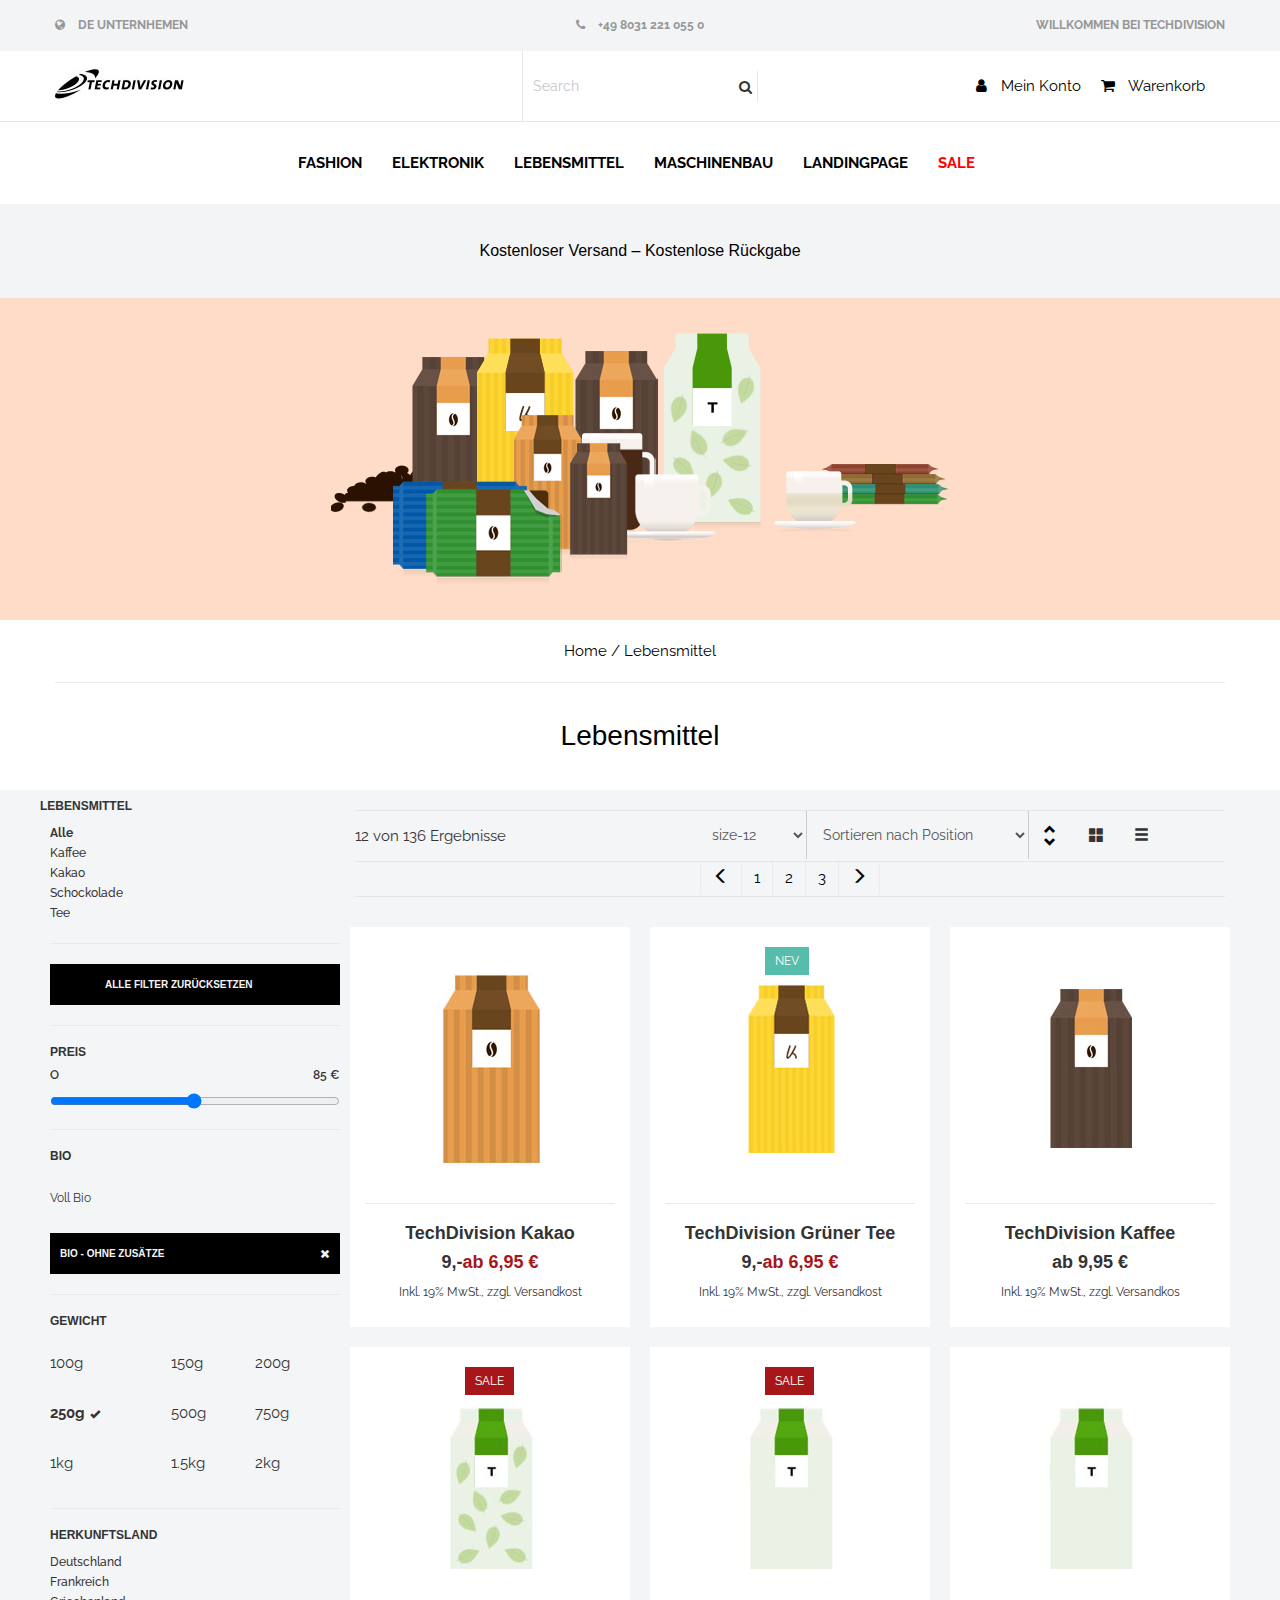
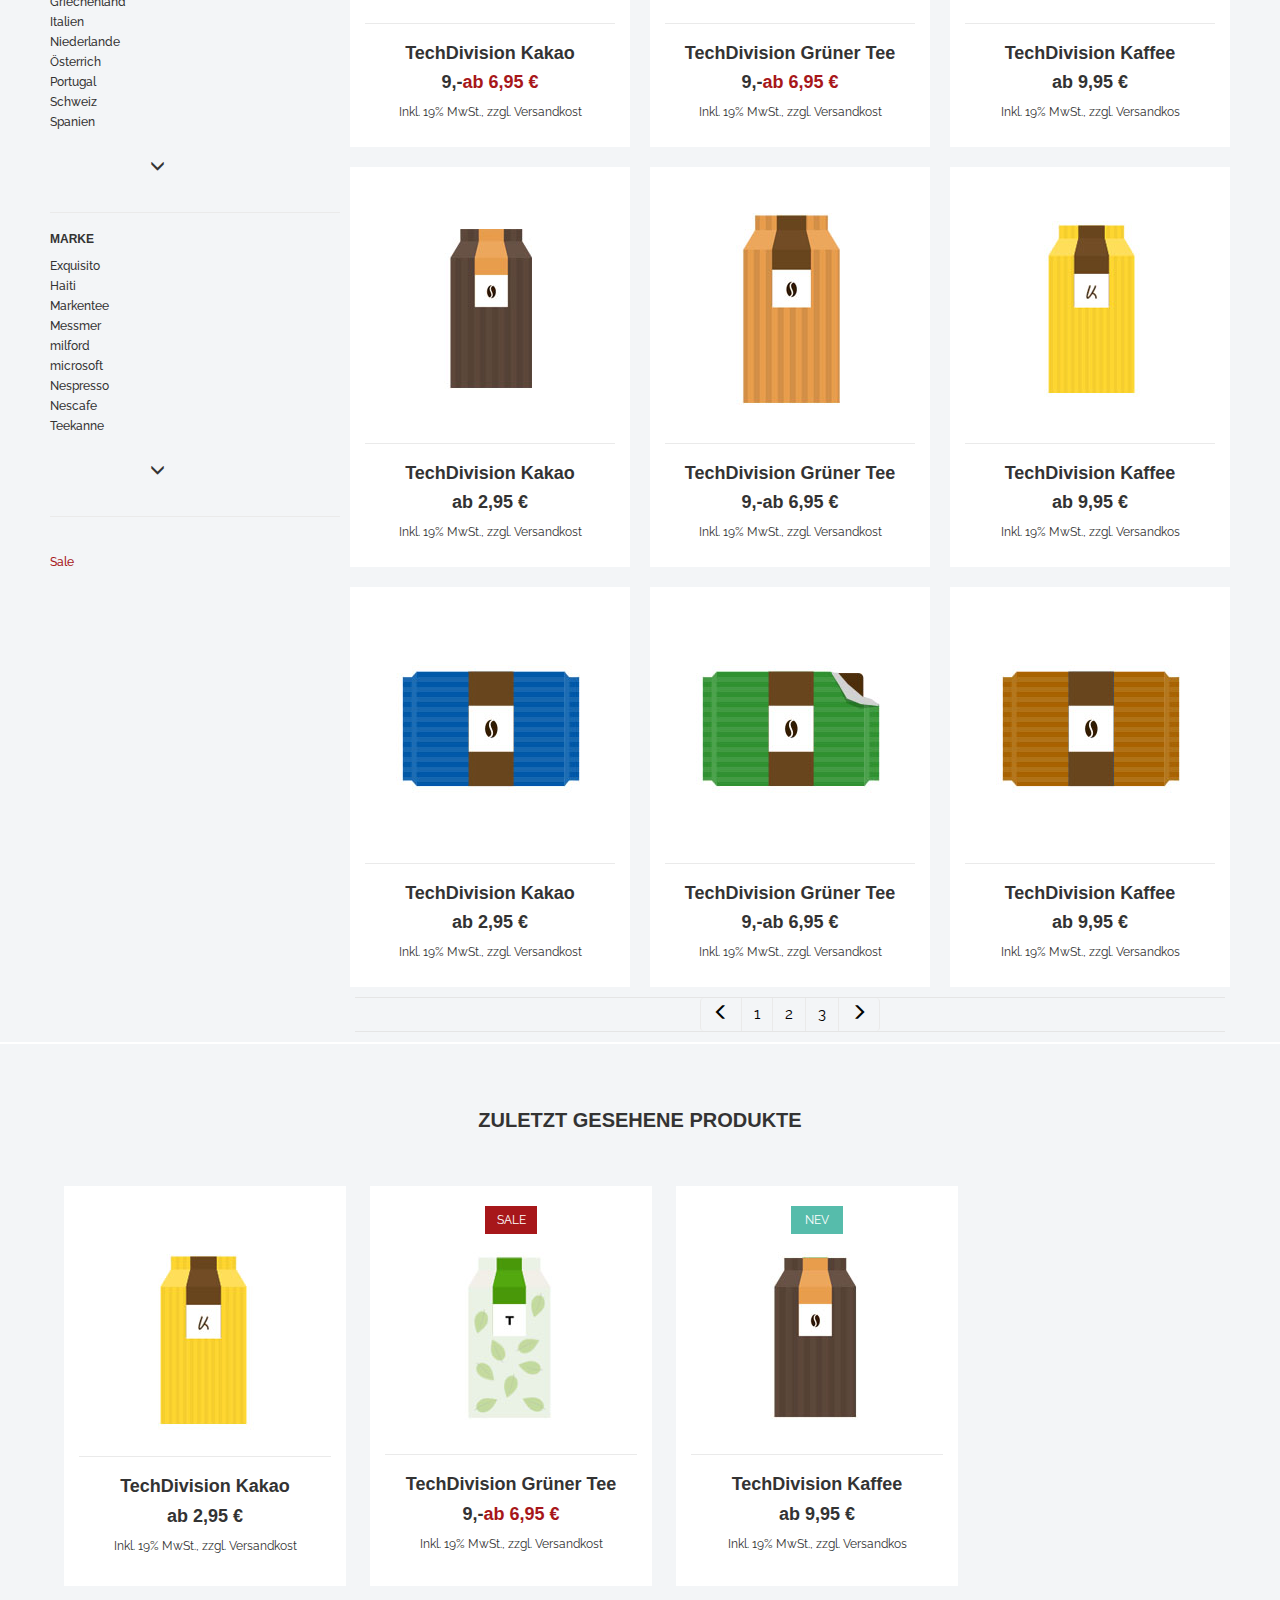
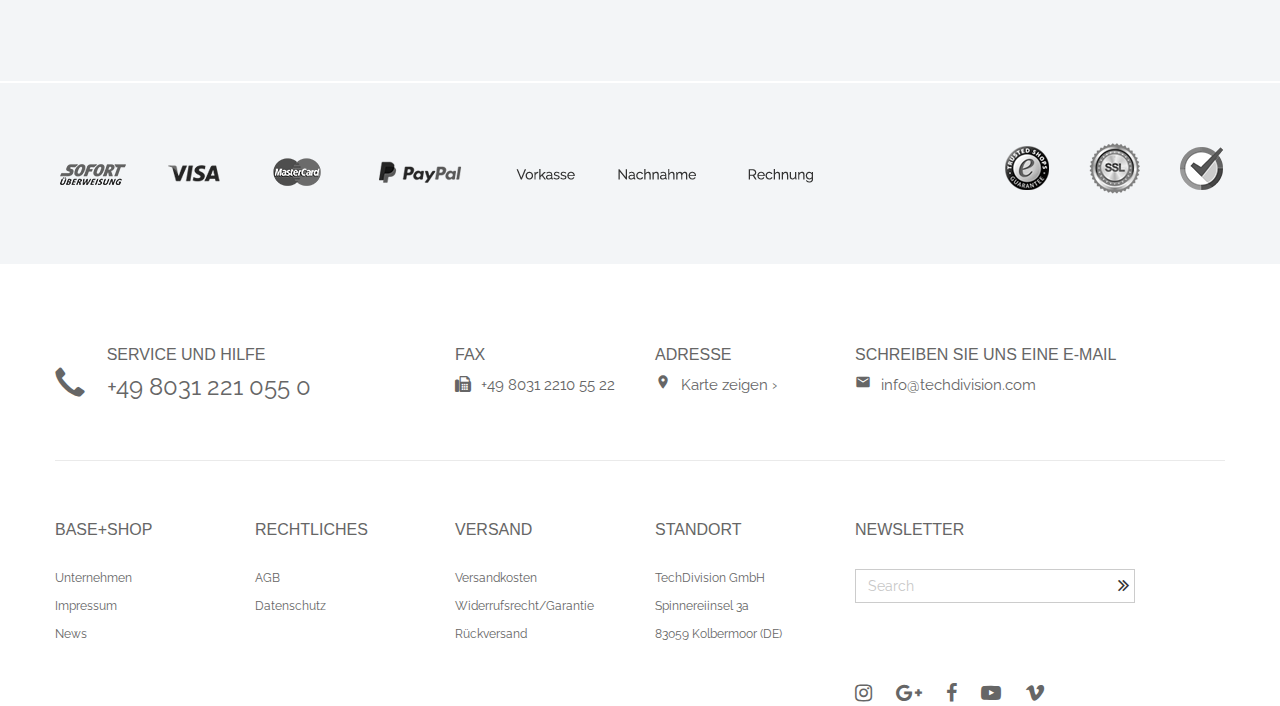
<file: Basetheme_!/index.html>
<!DOCTYPE html>
<html lang="en">

<head>
    <title>layout1</title>
    <meta charset="utf-8">
    <meta name="viewport" content="width=device-width, initial-scale=1">
    <link href="https://fonts.googleapis.com/css?family=Raleway:300,400,500,600,700,800,900" rel="stylesheet">
    <link href="https://fonts.googleapis.com/icon?family=Material+Icons" rel="stylesheet">
    <script src="https://ajax.googleapis.com/ajax/libs/jquery/3.3.1/jquery.min.js"></script>
    <link rel="stylesheet" href="https://use.fontawesome.com/releases/v5.7.0/css/all.css">
    <link rel="stylesheet" href="https://maxcdn.bootstrapcdn.com/font-awesome/4.4.0/css/font-awesome.min.css">
    <link rel="stylesheet" href="https://maxcdn.bootstrapcdn.com/bootstrap/3.3.7/css/bootstrap.min.css">
    <link rel="stylesheet" href="https://maxcdn.bootstrapcdn.com/bootstrap/3.4.0/css/bootstrap.min.css">
    <link rel="stylesheet" href="https://stackpath.bootstrapcdn.com/font-awesome/4.7.0/css/font-awesome.min.css">
    <script src="https://maxcdn.bootstrapcdn.com/bootstrap/3.4.0/js/bootstrap.min.js"></script>
    <link rel="stylesheet" href="css/style.css">
</head>

<body>
    <header>
        <section class="contact-info">
            <div class="container">
                <div class="row">
                    <div class="col-md-5">
                        <h3><i class="fa fa-globe" aria-hidden="true"></i> DE unternhemen</h3>
                    </div>
                    <div class="col-md-2">
                        <h3 class="text-center"><i class="fa fa-phone" aria-hidden="true"></i> +49 8031 221 055 0</h3>
                    </div>
                    <div class="col-md-5">
                        <h3 class="text-right">Willkommen bei techdivision</h3>
                    </div>
                </div>
            </div>
        </section>
        <section class="login-section">
            <div class="container">
                <div class="row">
                    <div class="col-md-4">
                        <a href="" class="logo"><img src="images/logo.jpg" alt="logo" |></a>
                    </div>
                    <div class="col-md-4">
                        <form>
                            <div class="input-group">
                                <input type="text" class="form-control" placeholder="Search">
                                <div class="input-group-btn">
                                    <button class="btn btn-default" type="submit">
                                        <i class="glyphicon fa fa-search"></i>
                                    </button>

                                </div>
                            </div>
                        </form>
                    </div>
                    <div class="col-md-4">
                        <ul class="nav navbar-nav navbar-right">
                            <li><a href="#"><i class="fa fa-user" aria-hidden="true"></i> Mein Konto </a></li>
                            <li><a href="#"><i class="fa fa-shopping-cart" aria-hidden="true"></i> Warenkorb </a></li>
                        </ul>
                    </div>

                </div>
            </div>
        </section>
        <section>
            <nav class="navbar top-nave">
                <div class="container">
                    <div class="navbar-header">
                        <button type="button" class="navbar-toggle" data-toggle="collapse" data-target="#myNavbar">
                            <span class="icon-bar"></span>
                            <span class="icon-bar"></span>
                            <span class="icon-bar"></span>
                        </button>
                    </div>
                    <ul class="nav navbar-nav">
                        <li><a href="#">fashion</a></li>
                        <li><a href="#">elektronik</a></li>
                        <li><a href="#">Lebensmittel</a></li>
                        <li><a href="#"> Maschinenbau</a></li>
                        <li><a href="#"> landingpage</a></li>
                        <li class="active"><a href="#"> sale</a></li>
                    </ul>
                </div>
            </nav>
        </section>
    </header>

    <section class=head1>
        <div class="container-fluid">
            <div class="container">
                <h4>Kostenloser Versand – Kostenlose Rückgabe</h4>
            </div>
        </div>
    </section>


    <section class="container-fluid">
        <div id="myCarousel" class="carousel slide" data-ride="carousel">
            <!-- Wrapper for slides -->
            <div class="carousel-inner">
                <div class="item active">
                    <div class="container">
                        <img src="images/comb.png" alt="Los Angeles">
                    </div>
                </div>

                <div class="item">
                    <div class="container">
                        <img src="images/comb.png" alt="Chicago">
                    </div>
                </div>
                <div class="item">
                    <div class="container">
                        <img src="images/comb.png" alt="New York">
                    </div>
                </div>
            </div>

        </div>
    </section>
    <section class="section-cart">
        <div class="container">
            <p>Home / Lebensmittel</p>
            <hr>
            <h3>Lebensmittel</h3>
        </div>
    </section>
    <section class="section-cart-list-2">
        <div class="container">
            <div class="row">
                <div class="col-md-3">
                    <div class="nav-section">
                        <h5>Lebensmittel</h5>
                        <section class="nav1">
                            <ul>
                                <li class="active"><b>Alle</b></li>
                                <li>Kaffee</li>
                                <li>Kakao</li>
                                <li>Schockolade</li>
                                <li>Tee</li>
                            </ul>
                            <hr>
                            <h5 style="background: black; padding: 15px 55px; color:#f5f5f5; font-size:10px;">Alle
                                Filter zurücksetzen</h5>
                            <hr>
                            <h5>preis </h5>
                            <h5>
                                <p style="float:left;">o</p>
                                <p style="float:right;">85 €</p>
                            </h5>
                            <div class="slidecontainer">
                                <input type="range" min="1" max="100" value="50">
                            </div>
                            <hr>
                            <h5>Bio</h5>
                            <p>Voll Bio</p>
                            <h5
                                style="background: black; padding: 15px 10px; text-align:left; color:#f5f5f5; font-size:10px;">
                                Bio
                                - Ohne Zusätze<span class="glyphicon glyphicon-remove" style="float:right;"></span>
                            </h5>
                            <hr>
                            <h5>Gewicht</h5>
                            <table style="width:100%">
                                <tr>
                                    <td>100g</td>
                                    <td>150g</td>
                                    <td>200g</td>
                                </tr>
                                <tr>
                                    <td><b>250g</b><span class="glyphicon glyphicon-ok"
                                            style="font-size:10px; padding-left:5px; "></span>
                                    </td>
                                    <td>500g</td>
                                    <td>750g</td>
                                </tr>
                                <tr>
                                    <td>1kg</td>
                                    <td>1.5kg</td>
                                    <td>2kg</td>
                                </tr>
                            </table>
                            <hr>
                            <h5>Herkunftsland</h5>
                            <ul>
                                <li>Deutschland</li>
                                <li>Frankreich </li>
                                <li>Griechenland</li>
                                <li>Italien</li>
                                <li>Niederlande</li>
                                <li>Österrich</li>
                                <li>Portugal</li>
                                <li>Schweiz</li>
                                <li>Spanien</li>
                            </ul>
                            <span class="glyphicon glyphicon-menu-down"
                                style="padding-left: 100px;padding-right: 120px; "></span>
                            <hr>
                            <h5>Marke</h5>
                            <ul>
                                <li>Exquisito</li>
                                <li>Haiti</li>
                                <li>Markentee</li>
                                <li>Messmer</li>
                                <li>milford</li>
                                <li>microsoft</li>
                                <li>Nespresso</li>
                                <li>Nescafe</li>
                                <li>Teekanne</li>
                            </ul>
                            <span class="glyphicon glyphicon-menu-down"
                                style="padding-left: 100px;padding-right: 120px; "></span>
                            <hr>
                            <p class="active"><a href="#">Sale</a></p>
                        </section>
                    </div>
                </div>
                <div class="col-md-9">
                    <section class="overview">
                            <div class="col-md-3">12 von 136 Ergebnisse</div>
                            <div class="col-md-9">
                                <div class="row">
                                    <div class="col-md-2"></div>
                                    <div class="col-md-10">
                                        <div class="row">
                                            <div class="col-md-8">
                                                <div class="form-group col-md-4">

                                                    <select class="form-control" id="sel1">
                                                        <option selected>size-12</option>
                                                        <option>2</option>
                                                        <option>3</option>
                                                        <option>4</option>
                                                    </select>
                                                </div>
                                                <div class="form-group col-md-8">
                                                    <select class="form-control" id="sel1">
                                                        <option selected>Sortieren nach Position</option>
                                                        <option>1</option>
                                                        <option>2</option>
                                                        <option>3</option>
                                                    </select>
                                                </div>
                                            </div>
                                            <div class="col-md-4">
                                                <div class="row">
                                                    <div class="col-md-3">
                                                        <ul class="pagination">
                                                            <li><a href="#"><span
                                                                        class="glyphicon glyphicon-chevron-up"></span></a>
                                                            </li>
                                                            <li><a href="#"><span
                                                                        class="glyphicon glyphicon-chevron-down"></span></a>
                                                            </li>
                                                        </ul>
                                                    </div>
                                                    <div class="col-md-3">
                                                            <span class="glyphicon glyphicon-th-large"></span>
                                                    </div>
                                                    <div class="col-md-3">
                                                            <span class="glyphicon glyphicon-menu-hamburger"></span>
                                                    </div>

                                                </div>
                                            </div>
                                        </div>
                                    </div>

                                </div>
                            </div>
                    </section>

                    <div class="top-img">
                        <ul class="pagination">
                            <li><a href="#"><i class='glyphicon glyphicon-menu-left' style='font-size:16px;'></i></a>
                            </li>
                            <li class="btn-default"><a href="#">1</a></li>
                            <li><a href="#">2</a></li>
                            <li><a href="#">3</a></li>
                            <li><a href="#"><i class='glyphicon glyphicon-menu-right' style='font-size:16px;'></i></a>
                            </li>
                        </ul>
                    </div>
                    <div class="img-section">
                        <section class="section-cart-list">
                            <div class="row">
                                <div class="col-md-4">
                                    <div class="cart-item">
                                        <img src="images/1.jpg">
                                        <hr>
                                        <h5>TechDivision Kakao</h5>
                                        <h5><b>9,-<a href="#">ab 6,95 €</a></b></h5>
                                        <p>Inkl. 19% MwSt., zzgl. Versandkost</p>
                                    </div>
                                </div>
                                <div class="col-md-4">
                                    <div class="cart-item">
                                            <div class="img-pos2">
                                                    <p>NEV</p>
                                                </div>
                                        <img src="images/2.jpg">
                                        <div class="img-pos">
                                        </div>
                                        <hr>
                                        <h5>TechDivision Grüner Tee</h5>
                                        <h5><b>9,-<a href="#">ab 6,95 €</a></b></h5>
                                        <p>Inkl. 19% MwSt., zzgl. Versandkost</p>
                                    </div>
                                </div>
                                <div class="col-md-4">
                                    <div class="cart-item">
                                        <img src="images/3.jpg">
                                        <hr>
                                        <h5>TechDivision Kaffee</h5>
                                        <h5><b>ab 9,95 €</b></h5>
                                        <p>Inkl. 19% MwSt., zzgl. Versandkos</p>
                                    </div>
                                </div>
                            </div>
                            <div class="row">
                                <div class="col-md-4">
                                    <div class="cart-item">
                                            <div class="img-pos1">
                                                    <p>SALE</p>
                                                </div>
                                        <img src="images/4.jpg">
                                        <hr>
                                        <h5>TechDivision Kakao</h5>
                                        <h5><b>9,-<a href="#">ab 6,95 €</a></b></h5>
                                        <p>Inkl. 19% MwSt., zzgl. Versandkost</p>
                                    </div>
                                </div>
                                <div class="col-md-4">
                                    <div class="cart-item">
                                            <div class="img-pos1">
                                                    <p>SALE</p>
                                                </div>
                                        <img src="images/5.jpg">
                                        <hr>
                                        <h5>TechDivision Grüner Tee</h5>
                                        <h5><b>9,-<a href="#">ab 6,95 €</a></b></h5>
                                        <p>Inkl. 19% MwSt., zzgl. Versandkost</p>
                                    </div>
                                </div>
                                <div class="col-md-4">
                                    <div class="cart-item">
                                        <img src="images/6.jpg">
                                        <hr>
                                        <h5>TechDivision Kaffee</h5>
                                        <h5><b>ab 9,95 €</b></h5>
                                        <p>Inkl. 19% MwSt., zzgl. Versandkos</p>
                                    </div>
                                </div>
                            </div>
                            <div class="row">
                                <div class="col-md-4">
                                    <div class="cart-item">
                                        <img src="images/7.jpg">
                                        <hr>
                                        <h5>TechDivision Kakao</h5>
                                        <h5><b>ab 2,95 €</b></h5>
                                        <p>Inkl. 19% MwSt., zzgl. Versandkost</p>
                                    </div>
                                </div>
                                <div class="col-md-4">
                                    <div class="cart-item">
                                        <img src="images/8.jpg">
                                        <hr>
                                        <h5>TechDivision Grüner Tee</h5>
                                        <h5><b>9,-ab 6,95 €</b></h5>
                                        <p>Inkl. 19% MwSt., zzgl. Versandkost</p>
                                    </div>
                                </div>
                                <div class="col-md-4">
                                    <div class="cart-item">
                                        <img src="images/9.jpg">
                                        <hr>
                                        <h5>TechDivision Kaffee</h5>
                                        <h5><b>ab 9,95 €</b></h5>
                                        <p>Inkl. 19% MwSt., zzgl. Versandkos</p>
                                    </div>
                                </div>

                            </div>
                            <div class="row">
                                <div class="col-md-4">
                                    <div class="cart-item">
                                        <img src="images/10.jpg">
                                        <hr>
                                        <h5>TechDivision Kakao</h5>
                                        <h5><b>ab 2,95 €</b></h5>
                                        <p>Inkl. 19% MwSt., zzgl. Versandkost</p>
                                    </div>
                                </div>
                                <div class="col-md-4">
                                    <div class="cart-item">
                                        <img src="images/11.jpg">
                                        <hr>
                                        <h5>TechDivision Grüner Tee</h5>
                                        <h5><b>9,-ab 6,95 €</b></h5>
                                        <p>Inkl. 19% MwSt., zzgl. Versandkost</p>
                                    </div>
                                </div>
                                <div class="col-md-4">
                                    <div class="cart-item">
                                        <img src="images/12.jpg">
                                        <hr>
                                        <h5>TechDivision Kaffee</h5>
                                        <h5><b>ab 9,95 €</b></h5>
                                        <p>Inkl. 19% MwSt., zzgl. Versandkos</p>
                                    </div>
                                </div>

                            </div>
                            <div class="top-img">
                                <ul class="pagination">
                                    <li><a href="#"><i class='glyphicon glyphicon-menu-left'
                                                style='font-size:16px;'></i></a></li>
                                    <li class="btn-default"><a href="#">1</a></li>
                                    <li><a href="#">2</a></li>
                                    <li><a href="#">3</a></li>
                                    <li><a href="#"><i class='glyphicon glyphicon-menu-right'
                                                style='font-size:16px;'></i></a></li>
                                </ul>
                            </div>
                        </section>
                    </div>
                </div>
            </div>
        </div>
    </section>
    <section class="section-cart-list3">
        <div class="container">
            <h4>Zuletzt gesehene Produkte</h4>
            <div class="row">
                <div class="col-md-4">
                    <div class="cart-item" style="padding-top:50px;">
                        <img src="images/1111.jpg">
                        <hr>
                        <h5>TechDivision Kakao</h5>
                        <h5><b>ab 2,95 €</b></h5>
                        <p>Inkl. 19% MwSt., zzgl. Versandkost</p>
                    </div>
                </div>
                <div class="col-md-4">
                    <div class="cart-item">
                        <div class="img-pos1">
                            <p>SALE</p>
                        </div>
                        <img src="images/2222.jpg">
                        <hr>
                        <h5>TechDivision Grüner Tee</h5>
                        <h5><b>9,-<a href="#">ab 6,95 €</a></b></h5>
                        <p>Inkl. 19% MwSt., zzgl. Versandkost</p>
                        <p></p>
                    </div>
                </div>
                <div class="col-md-4">
                    <div class="cart-item">
                        <div class="img-pos2">
                            <p>NEV</p>
                        </div>
                        <img src="images/3333.jpg">
                        <hr>
                        <h5>TechDivision Kaffee</h5>
                        <h5><b>ab 9,95 €</b></h5>
                        <p>Inkl. 19% MwSt., zzgl. Versandkos</p>
                    </div>
                </div>
            </div>
        </div>
    </section>
    <section class="section-cart-list4">
        <div class="cart-items">
            <div class="container">
                <div class="row">
                    <div class="col-md-8">
                        <div class="cart-item">
                            <img src="images/money.png">
                        </div>
                    </div>
                    <div class="col-md-4">
                        <div class="cart-item">
                            <img src="images/e.png"><img src="images/s.png"><img src="images/t.png">
                        </div>
                    </div>
                </div>
            </div>
        </div>
    </section>
    <section class="pre-footer">
        <div class="container">
            <div class="row">
                <div class="col-md-4">
                    <div class="row">
                        <div class="col-md-2"><span class="glyphicon glyphicon-earphone" style=font-size:30px;></span>
                        </div>
                        <div class="col-md-10">
                            <h6>service und hilfe</h6>
                            <h3>+49 8031 221 055 0 </h3>
                        </div>
                    </div>
                </div>
                <div class="col-md-2">
                    <h6> fax </h6>


                    <p><i style="font-size:16px;padding-right:10px;" class="fa">&#xf1ac;</i>+49 8031 2210 55 22</p>
                </div>
                <div class="col-md-2">
                    <h6>ADRESSE</h6>
                    <p> <i style="font-size:16px;padding-right:10px;" class="material-icons">&#xe0c8;</i>Karte zeigen ›
                    </p>
                </div>
                <div class="col-md-4">
                    <h6>Schreiben Sie uns eine E-Mail</h6>
                    <p><i style="font-size:16px; padding-right:10px;"
                            class="material-icons">&#xe0be;</i>info@techdivision.com</p>
                </div>
            </div>
            <hr>
        </div>
    </section>
    <section class="footer">
        <div class="container">

            <div class="row">
                <div class="col-md-2">
                    <h6>base+shop</h6>
                    <p>Unternehmen</p>
                    <p>Impressum</p>
                    <p>News</p>
                </div>
                <div class="col-md-2">
                    <h6>Rechtliches</h6>
                    <p>AGB</p>
                    <p>Datenschutz</p>
                </div>
                <div class="col-md-2">
                    <h6>Versand</h6>
                    <p>Versandkosten</p>
                    <p>Widerrufsrecht/Garantie</p>
                    <p>Rückversand</p>
                </div>
                <div class="col-md-2">
                    <h6>standort</h6>
                    <p>TechDivision GmbH</p>
                    <p>Spinnereiinsel 3a</p>
                    <p>83059 Kolbermoor (DE)</p>
                </div>
                <div class="col-md-4">
                    <h6>Newsletter</h6>
                    <form>
                        <div class="input-group">
                            <input type="text" class="form-control" placeholder="Search">
                            <div class="input-group-btn">
                                <button class="btn btn-default" type="submit">
                                    <!--<i class='fas fa-angle-double-right'></i>-->
                                    <i style="font-size:20px;padding: 0px;" class="fa">&#xf101;</i>

                                </button>

                            </div>
                        </div>
                    </form>



                </div>
            </div>
            <div class="i">
                <div class="row">
                    <div class="col-md-4"></div>
                    <div class="col-md-4"></div>
                    <div class="col-md-4">
                        <i style="font-size:20px" class="fa">&#xf16d;</i>
                        <i style="font-size:20px" class="fa">&#xf0d5;</i>
                        <i style="font-size:20px" class="fa">&#xf09a;</i>
                        <i style="font-size:20px" class="fa">&#xf16a;</i>
                        <i style="font-size:20px" class="fa">&#xf27d;</i>
                    </div>
                </div>
            </div>
        </div>
    </section>

</body>

</html>
</file>
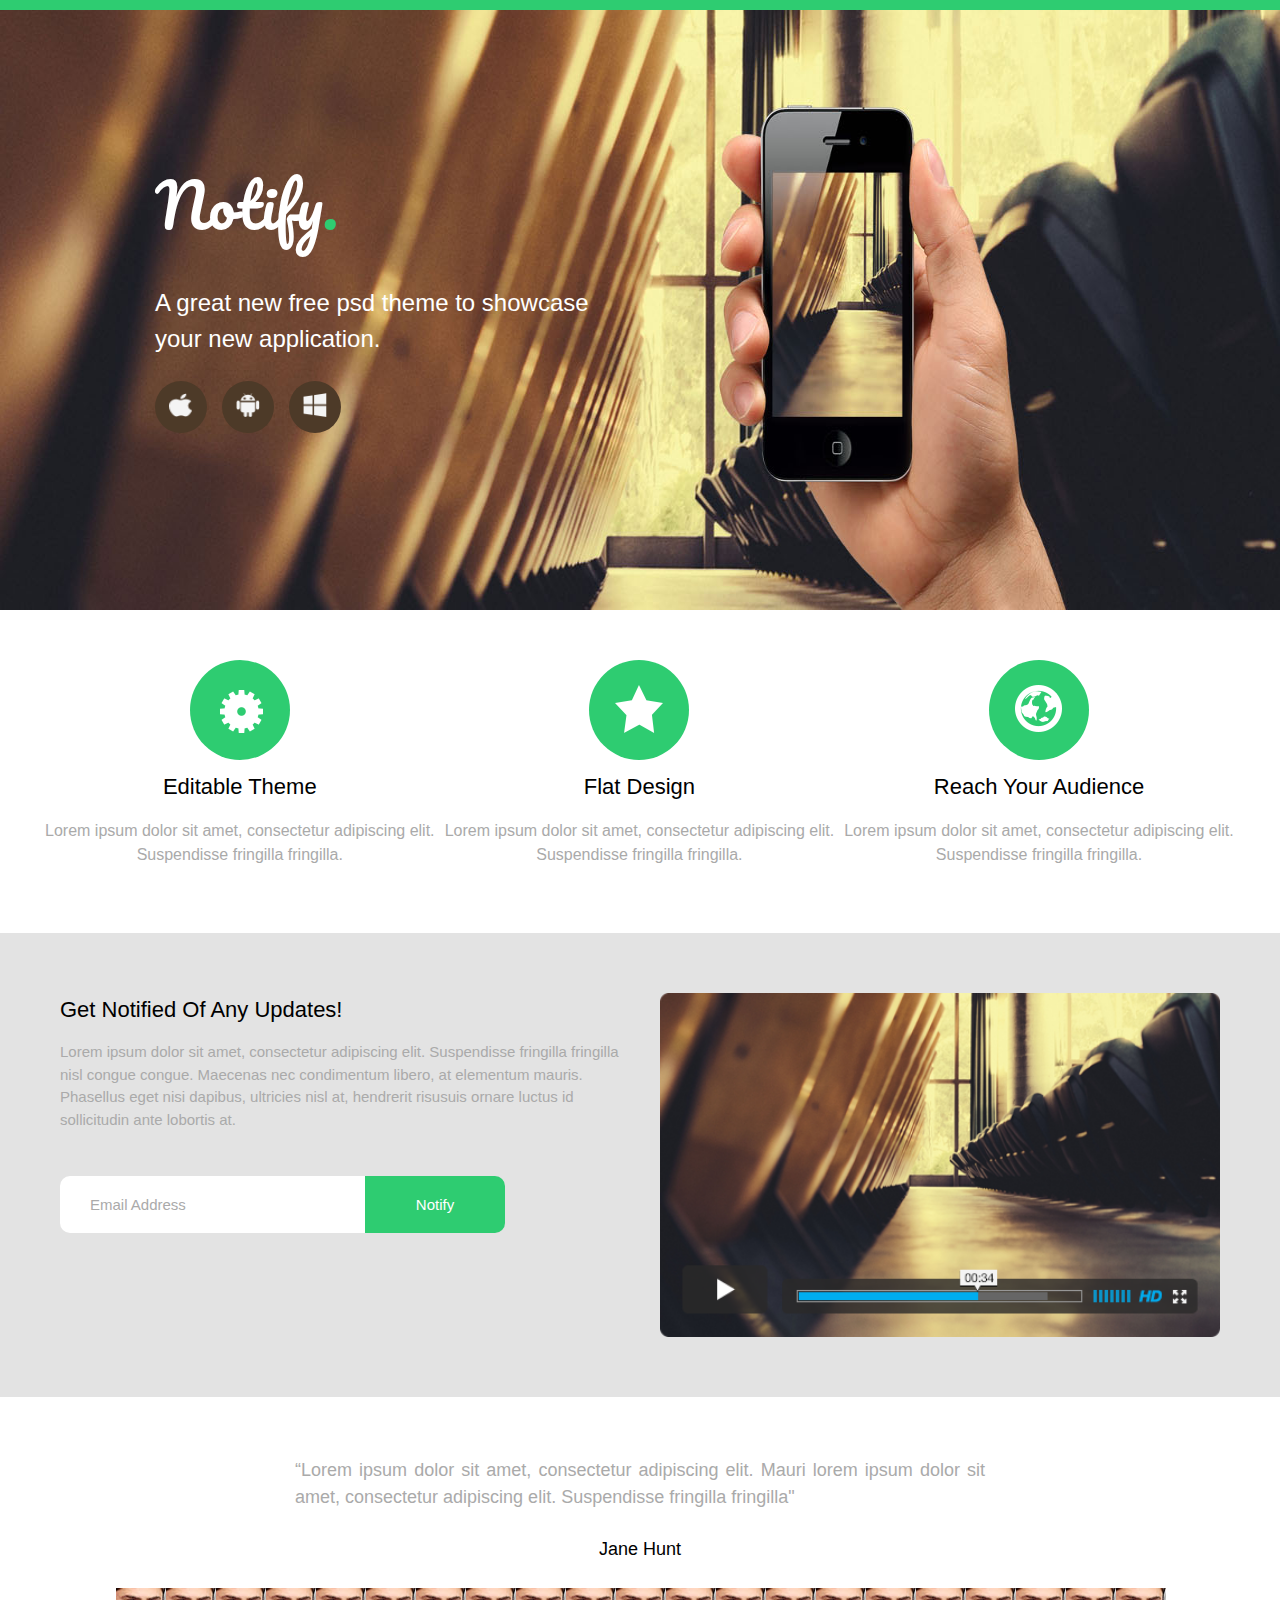
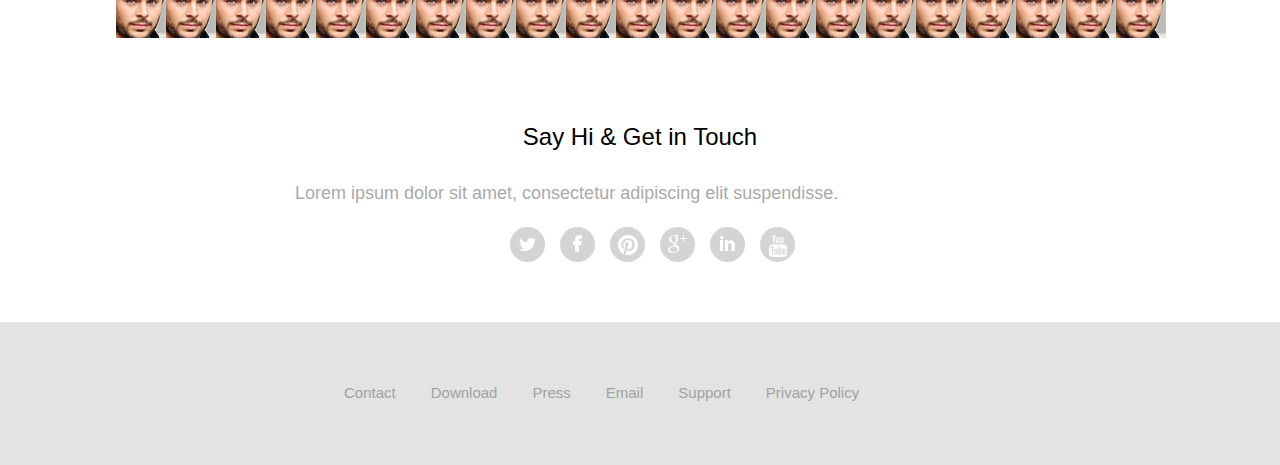
<file: html4/index.html>
<html>

<head>
    <title>Notify</title>
    <link href="https://fonts.googleapis.com/css?family=Pacifico" rel="stylesheet">
    <link rel="stylesheet" href="css/style2.css">
</head>

<body>
    <section class="header">
        <img src="images/banner.jpg">
        <div class="head">
            <div class="container">
                <div class="head1">
                    <h2>Notify<span>.</span></h2>
                    <p>A great new free psd theme to showcase<br> your new application. </p>
                    <ul>
                        <li><a href="#"><img src="images/apple.png"> </a></li>
                        <li><a href="#"><img src="images/robot.png"></a></li>
                        <li><a href="#"><img src="images/window.png"></a></li>
                    </ul>
                </div>
            </div>
        </div>
    </section>
    <section class="features">
        <div class="container">
            <div class="f1">
                <div class="id"><img src="images/11.png"></div>
                <h3>Editable Theme</h3>
                <p>Lorem ipsum dolor sit amet, consectetur adipiscing elit. Suspendisse fringilla fringilla.</p>
                </li>
            </div>
            <div class="f1">
                <div class="id"><img src="images/22.png"></div>
                <h3>Flat Design</h3>
                <p>Lorem ipsum dolor sit amet, consectetur adipiscing elit. Suspendisse fringilla fringilla.</p>
                </li>
            </div>
            <div class="f1">
                <div class="id"><img src="images/33.png"></div>
                <h3>Reach Your Audience</h3>
                <p>Lorem ipsum dolor sit amet, consectetur adipiscing elit. Suspendisse fringilla fringilla.</p>
                </li>
            </div>
        </div>
    </section>
    <section class="notifications">
        <div class="container">
            <div class="mat">
                <h3>Get Notified Of Any Updates!</h3>
                <p>Lorem ipsum dolor sit amet, consectetur adipiscing elit. Suspendisse fringilla fringilla nisl congue
                    congue. Maecenas nec condimentum libero, at elementum mauris. Phasellus eget nisi dapibus, ultricies
                    nisl at, hendrerit risusuis ornare luctus id sollicitudin ante lobortis at.</p>
                <form action="#">
                    <input type="text" value="Email Address" name="search">
                    <button type="submit" value="Notify">Notify</button>
                </form>
            </div>
            <div class="mat">
            <img src="images/youtude.png">
            </div>
        </div>
    </section>
    <section class="testm">
        <div class="container">
            <p>“Lorem ipsum dolor sit amet, consectetur adipiscing elit. Mauri lorem ipsum dolor sit amet, consectetur
                adipiscing elit. Suspendisse fringilla fringilla"</p>
            <h6>Jane Hunt</h6>
            <div class="images">
                    <ul>
                            <li><a href="#"><img src="images/img2.jpg"><div></div></a></li>
                            <li><a href="#"><img src="images/img2.jpg"></a></li>
                            <li><a href="#"><img src="images/img2.jpg"></a></li>
                            <li><a href="#"><img src="images/img2.jpg"> </a></li>
                            <li><a href="#"><img src="images/img2.jpg"></a></li>
                            <li><a href="#"><img src="images/img2.jpg"></a></li>
                            <li><a href="#"><img src="images/img2.jpg"></a></li>
                            <li><a href="#"><img src="images/img2.jpg"> </a></li>
                            <li><a href="#"><img src="images/img2.jpg"></a></li>
                            <li><a href="#"><img src="images/img2.jpg"></a></li>
                            <li><a href="#"><img src="images/img2.jpg"> </a></li>
                            <li><a href="#"><img src="images/img2.jpg"></a></li>
                            <li><a href="#"><img src="images/img2.jpg"></a></li>
                            <li><a href="#"><img src="images/img2.jpg"></a></li>
                            <li><a href="#"><img src="images/img2.jpg"> </a></li>
                            <li><a href="#"><img src="images/img2.jpg"></a></li>
                            <li><a href="#"><img src="images/img2.jpg"></a></li>
                            <li><a href="#"><img src="images/img2.jpg"> </a></li>
                            <li><a href="#"><img src="images/img2.jpg"></a></li>
                            <li><a href="#"><img src="images/img2.jpg"></a></li>
                            <li><a href="#"><img src="images/img2.jpg"></a></li>
                    </ul>
            </div>
            <h3>Say Hi & Get in Touch</h3>
            <p style="padding-top:25px;">Lorem ipsum dolor sit amet, consectetur adipiscing elit suspendisse. </p>
            <div class="logo">
                
                <ul>
                    <li><a href="#"><img src="images/b.png"> </a></li>
                    <li><a href="#"><img src="images/f.png"></a></li>
                    <li><a href="#"><img src="images/p.png"></a></li>
                    <li><a href="#"><img src="images/g.png"> </a></li>
                    <li><a href="#"><img src="images/l.png"></a></li>
                    <li><a href="#"><img src="images/y.png"></a></li>
                </ul>
            </div>
        </div>
    </section>
    <section class="footer">
        <div class="container">
            <div class="footer1">
                    <ul>
                            <li>Contact</li>
                            <li>Download</li>
                            <li>Press</li>
                            <li>Email</li>
                            <li>Support</li>
                            <li>Privacy Policy</li>
                    </ul>
            </div>
        </div>
    </section>
</body>

</html>
</file>
<file: Basetheme_!/css/style.css>
html{box-sizing:border-box}*,*:before,*:after{box-sizing:inherit}

html{-ms-text-size-adjust:100%;-webkit-text-size-adjust:100%}body{margin:0}
article,aside,details,figcaption,figure,footer,header,main,menu,nav,section,summary{display:block}
audio,canvas,progress,video{display:inline-block}progress{vertical-align:baseline}
audio:not([controls]){display:none;height:0}[hidden],template{display:none}
a{background-color:transparent;-webkit-text-decoration-skip:objects}
a:active,a:hover{outline-width:0}abbr[title]{border-bottom:none;text-decoration:underline;text-decoration:underline dotted}
dfn{font-style:italic}mark{background:#ff0;color:#000}
small{font-size:80%}sub,sup{font-size:75%;line-height:0;position:relative;vertical-align:baseline}
sub{bottom:-0.25em}sup{top:-0.5em}figure{margin:1em 40px}img{border-style:none}svg:not(:root){overflow:hidden}
code,kbd,pre,samp{font-family:monospace,monospace;font-size:1em}hr{box-sizing:content-box;height:0;overflow:visible}
button,input,select,textarea{font:inherit;margin:0}optgroup{font-weight:bold}
button,input{overflow:visible}button,select{text-transform:none}
button,html [type=button],[type=reset],[type=submit]{-webkit-appearance:button}
button::-moz-focus-inner, [type=button]::-moz-focus-inner, [type=reset]::-moz-focus-inner, [type=submit]::-moz-focus-inner{border-style:none;padding:0}
button:-moz-focusring, [type=button]:-moz-focusring, [type=reset]:-moz-focusring, [type=submit]:-moz-focusring{outline:1px dotted ButtonText}
fieldset{border:1px solid #c0c0c0;margin:0 2px;padding:.35em .625em .75em}
legend{color:inherit;display:table;max-width:100%;padding:0;white-space:normal}textarea{overflow:auto}
[type=checkbox],[type=radio]{padding:0}
[type=number]::-webkit-inner-spin-button,[type=number]::-webkit-outer-spin-button{height:auto}
[type=search]{-webkit-appearance:textfield;outline-offset:-2px}
[type=search]::-webkit-search-cancel-button,[type=search]::-webkit-search-decoration{-webkit-appearance:none}
::-webkit-input-placeholder{color:inherit;opacity:0.54}
::-webkit-file-upload-button{-webkit-appearance:button;font:inherit}
/* End extract */
html,body{font-family:Verdana,sans-serif;font-size:15px;line-height:1.5}html{overflow-x:hidden}
h1{font-size:36px}h2{font-size:30px}h3{font-size:24px}h4{font-size:20px}h5{font-size:18px}h6{font-size:16px}.w3-serif{font-family:serif}
h1,h2,h3,h4,h5,h6{font-family:"Segoe UI",Arial,sans-serif;font-weight:400;margin:10px 0}.w3-wide{letter-spacing:4px}
hr{border:0;border-top:1px solid #eee;margin:20px 0}

/* CONTENT  */


.container{width: 1200px;}
body{font-family: 'Raleway', sans-serif;}
hr{border-top:1px solid #eaeaea;}

.contact-info{background: #f2f4f6; padding: 9px 0;}
.contact-info h3{font-size: 12px;font-family: 'Raleway', sans-serif;font-weight: 700; color: #969696; text-transform: uppercase;}
.contact-info h3 i{padding-right: 10px;}

.login-section{border-bottom: 1px solid #e5e5e5;}
.login-section .row{margin-top: 0px;}
.login-section .logo{padding: 18px 0px;display: block;}
.login-section input{border: none;  box-shadow: none;  outline: 0 none;border-left: 1px solid  #e5e5e5;   border-radius: 0px;    padding: 35px 10px;}
.login-section .input-group{width: 236px;    margin: 0px auto;}
.login-section button{border: none;  box-shadow: none;  outline: 0 none;border-right: 1px solid  #e5e5e5;   border-radius: 0px;    padding: 25px 10px;}
.login-section input:focus{border: none;  box-shadow: none;  outline: 0 none;}
.login-section ul{margin-right: 10px;}
.login-section ul li a{padding: 10px;line-height: 50px;color: #000;padding-right: 10px}
.login-section ul li a i{padding-right: 10px}

.navbar{margin:0px;}
.top-nave .navbar-nav{  width: 61%; margin: 0px auto; float: none; text-align: center; text-transform: uppercase; padding: 15px 0px;}
.top-nave ul li a{font-weight: 700;color: #000;}
.top-nave ul li.active a{ color: red;}
.img-pos{ position: absolute; top: 0px; left: 20px;}

.head1 .container-fluid{background-color: #f2f4f6; text-align: center;}
.container-fluid .container h4{margin:0px; padding: 38px 0px; font-size: 16px; color: #000000;}

.container-fluid{background-color: #ffdcc7;}
.carousel-caption{text-align: left; font-weight: bold; padding-bottom: 110px;color: #000000;}
.carousel-inner{ background-color: #ffdcc7;  padding: 35px 0px; }
.carousel-inner .item img{display: block; margin-left: auto; margin-right: auto;}
.carousel-indicators li{border: 1px solid #363131;}
.carousel-caption h3{padding-bottom: 60px; font-size: 28px; font-weight: bold; color: #000000;}
.carousel-caption button{padding: 20px 50px;font-weight: bold; color: #000000;}

.section-cart{font-family: 'Raleway', sans-serif;}
.section-cart p{color: black; text-align: center; padding-top: 20px;}
.section-cart h3{ color: black; text-align: center;margin: 0px; font-size: 28px; padding-top:18px;padding-bottom: 38px;}


.section-cart-list-2{background-color: #f3f5f7; margin: 0px;}
.section-cart-list-2 .container .col-md-3{ padding:0px;line-height:50px;  font-family: 'Raleway', sans-serif; } 
.section-cart-list-2 .container .row .col-md-3 .nav-section h5{text-align: left; font-weight: 600; font-size: 12px; text-transform: uppercase;}
.slider:hover {opacity: 1;}
.slider::-webkit-slider-thumb {-webkit-appearance: none; appearance: none; width: 25px; height: 25px; cursor: pointer;}
.section-cart-list-2 .container .row .col-md-3 .nav-section .nav1{padding-left: 10px;}
.section-cart-list-2 .container .row .col-md-3 .nav-section .nav1 ul{line-height: 16px; padding-left: 0px;  list-style-type: none;}
.section-cart-list-2 .container .row .col-md-3 .nav-section .nav1 ul li{font-size: 12px;line-height: 20px; font-weight: 500;}
.section-cart-list-2 .container .row .col-md-3 .nav-section .nav1 h5{text-align: left; font-size:12px;text-transform: uppercase; font-weight: 600;}
.section-cart-list-2 .container .row .col-md-3 .nav-section .nav1 p{font-family: 'Raleway', sans-serif;text-align: left; font-size: 12px;}
.section-cart-list-2 .container .row .col-md-3 .nav-section .nav1 p a{font-weight:500;color:#a7171a;}

.section-cart-list-2 .container .row .col-md-9 .top .row{ margin-top:20px;border-bottom: 1px solid #e5e5e5;border-top: 1px solid #e5e5e5;font-size: 12px;}
.section-cart-list-2 .container .row .col-md-9 .top .row .col-md-3{padding: 0px;}
.section-cart-list-2 .container .row .col-md-9 .top .row .col-md-3 p{margin: 0px; padding: 10px;}
.section-cart-list-2 .container .row .col-md-9 .top .row .col-md-1 p{margin: 0px; padding: 10px;}

.section-cart-list-2 .container .row .col-md-9 .top .row .col-md-2{padding: 0px;}
.section-cart-list-2 .container .row .col-md-9 .top .row .col-md-2 p{margin: 0px; padding: 10px;}
.section-cart-list-2 .container .row .col-md-9 .top .row .col-md-2 i{ float: right; margin:0px; padding: 10px;}
.section-cart-list-2 .container .row .col-md-9 .top .row .col-md-2 span{ float: right; margin:0px; padding: 10px;}
.section-cart-list-2 .container .row .col-md-9 .top .row .col-md-4 p{margin: 0px; padding: 10px;}
.section-cart-list-2 .container .row .col-md-9 .overview{border-top: 1px solid #e5e5e5; overflow: hidden;}
.section-cart-list-2 .container .row .col-md-9 .top-img {margin-bottom:10px;line-height:0px;text-align: center;border-top: 1px solid #e5e5e5;border-bottom: 1px solid #e5e5e5;} 
.section-cart-list-2 .container .row .col-md-9 .top-img .pagination{padding: 0px;margin: 0px;} 
.pagination>li>a, .pagination>li>span {position: relative; float: left; padding: 6px 12px; margin-left: -1px; line-height: 1.42857143; color: black; text-decoration: none;border-top: 0px;
    border-bottom: 0px;
    background-color:#f3f5f7;
    border-left: 1px solid #eaeaea;
    border-right: 1px solid #eaeaea;
}
.overview{margin-top: 20px;}
.overview .pagination{    padding: 10px 0px 0px 0px;
    margin: 0px;
    display: block;}
.overview .pagination li{    display: block;        width: 100%;overflow: hidden;}
.overview .pagination li a{padding: 0px;margin: 0px;line-height: 12px; border: none;font-size: 20px;}
.overview .pagination li a span{font-size: 12px;}
.overview .col-md-8 .form-control{background: none; border:none;box-shadow: none;line-height: 16px;height: 48px;border-right: 1px solid #CCC;border-radius: 0px;}

.overview .form-group {margin: 0px;padding: 0px;}

.section-cart-list-2 .container .row .col-md-9 .img-section{margin-top: 20px; background-color:#f3f5f7;}
.section-cart-list-2 .container .row .col-md-9 .img-section .col-md-4{background-color: white;margin:10px;width: 280px;height: 400px;padding-top:10px;padding-bottom: 50px;}
.section-cart-list-2 .container .row .col-md-9 .img-section .col-md-4 .cart-item{text-align:center;}
.section-cart-list-2 .container .row .col-md-9 .img-section .col-md-4 .img-pos1{position: absolute;}
.section-cart-list-2 .container .row .col-md-9 .img-section .col-md-4 .img-pos2{position: absolute;}
.section-cart-list-2 .container .row .col-md-9 .img-section .col-md-4 .img-pos1 p{margin:10px 100px;padding:5px 10px;color:white;background: #a7171a;}
.section-cart-list-2 .container .row .col-md-9 .img-section .col-md-4 .img-pos2 p{margin:10px 100px;padding:5px 10px;color:white;background: #56bcab;}
.section-cart-list-2 .container .row .col-md-9 .img-section .col-md-4  p{text-align: center;font-size: 12px;}
.section-cart-list-2 .container .row .col-md-9 .img-section .col-md-4  h5 a{color:#a7171a;}
.section-cart-list-2 .container .row .col-md-9 .img-section .col-md-4  h5{text-align: center; font-weight: 600;}
.section-cart-list-2 .container .row .col-md-9 .img-section .col-md-4 img{padding-top:20px;}

/*.section-cart-list-2 .container .row .col-md-9 .img-section .section-cart-list{margin: 0px;}
.section-cart-list-2 .container .row .col-md-9 .img-section .section-cart-list .row .col-md-4{margin: 10px 5px; background-color: #f3f5f7;}
.section-cart-list-2 .container .row .col-md-9 .img-section .section-cart-list .row .col-md-4 .cart-item{background-color: #ffffff;width: 280px;height: 400px;}
.section-cart-list-2 .container .row .col-md-9 .img-section .section-cart-list .row .col-md-4 .cart-item img{width: 150px;height: 200px;}
.section-cart-list-2 .container .row .col-md-9 .img-section .section-cart-list .row .col-md-4 .text-center{font-weight: 700;padding: 50px;}
.section-cart-list-2 .container .row .col-md-9 .img-section .section-cart-list .row .col-md-4 .cart-item .img-pos{background-color: #49a092; color:white;}
.section-cart-list-2 .container .row .col-md-9 .img-section .section-cart-list .top-img{margin:10px 0px;line-height:0px;text-align: center;border-top: 1px solid #e5e5e5;border-bottom: 1px solid #e5e5e5;} */

.section-cart-list3{margin: 2px 0px; background-color:#f3f5f7;}
.section-cart-list3 h4{padding-top: 55px; text-align: center;font-weight: 600;text-transform: uppercase; padding-bottom: 45px;}
.section-cart-list3 .text-center{font-weight: 700;padding: 50px;}
.section-cart-list3 .row{padding-bottom: 95px;}
.section-cart-list3 .row .col-md-4{background-color: white;margin-left: 24px;width: 282px;height: 400px;padding-top:10px;padding-bottom: 50px;}
.section-cart-list3 .row .col-md-4 .cart-item{text-align:center;}
.section-cart-list3 .row .col-md-4 .img-pos1 p{margin:10px 100px;padding:5px 10px;color:white;background: #a7171a;}
.section-cart-list3 .row .col-md-4 .img-pos2 p{margin:10px 100px;padding:5px 10px;color:white;background: #56bcab;}
.section-cart-list3 .row .col-md-4  p{text-align: center;font-size: 12px;}
.section-cart-list3 .row .col-md-4  h5 a{color:#a7171a;}
.section-cart-list3 .row .col-md-4  h5{text-align: center; font-weight: 600;} 


.pre-footer .row{color:#666666;padding-top: 70px;padding-bottom: 30px;}
.pre-footer .row h6{text-transform: uppercase; font-weight: 400;}
.pre-footer .row .col-md-4 .row{color:#666666; padding: 0px;}
.pre-footer .row .col-md-4 .row .col-md-2 .glyphicon {padding-top:30px;padding-right: 0px;}
.pre-footer .row .col-md-4 .row .col-md-10{padding-left: 0px;}
.pre-footer .row .col-md-4 .row .col-md-10 h3{font-family: 'Raleway', sans-serif;}

.section-cart-list4 .cart-items {background-color: #f3f5f7; margin: 2px 0px;}
.section-cart-list4 .row{ padding: 30px 0px;}
.section-cart-list4 .col-md-8 .cart-item img{padding: 45px 5px;}
.section-cart-list4 .col-md-4{padding-left: 125px;}
.section-cart-list4 .col-md-4 .cart-item img{padding-top: 30px;padding-left: 40px;padding-bottom: 40px;}

.footer .row{ color:#666666; padding-top: 30px;}
.footer .row .col-md-2 h6{text-transform: uppercase; font-weight: 400; padding-bottom: 20px;}
.footer .row .col-md-2 p{font-size: 12px;text-transform: capitalize;}
.footer .row .col-md-4 h6{text-transform: uppercase;  padding-bottom: 20px;}
.footer .row .col-md-4 .input-group{width:280px;}
.footer .row .col-md-4 .input-group .form-control{ border-right: none;  box-shadow: none;  outline: 0 none;  border-radius: 0px; }
.input-group-btn:last-child>.btn, .input-group-btn:last-child>.btn-group {border-left: none;padding: 5px;border-radius: 0px;}
.footer .row .col-md-4 img{padding-bottom: 15px;}
.footer .i .row i{padding-right: 20px;}
</file>
<file: html4/css/style2.css>
html{box-sizing:border-box}*,*:before,*:after{box-sizing:inherit}

html{-ms-text-size-adjust:100%;-webkit-text-size-adjust:100%}body{margin:0}
article,aside,details,figcaption,figure,footer,header,main,menu,nav,section,summary{display:block}
audio,canvas,progress,video{display:inline-block}progress{vertical-align:baseline}
audio:not([controls]){display:none;height:0}[hidden],template{display:none}
a{background-color:transparent;-webkit-text-decoration-skip:objects}
a:active,a:hover{outline-width:0}abbr[title]{border-bottom:none;text-decoration:underline;text-decoration:underline dotted}
dfn{font-style:italic}mark{background:#ff0;color:#000}
small{font-size:80%}sub,sup{font-size:75%;line-height:0;position:relative;vertical-align:baseline}
sub{bottom:-0.25em}sup{top:-0.5em}figure{margin:1em 40px}img{border-style:none}svg:not(:root){overflow:hidden}
code,kbd,pre,samp{font-family:monospace,monospace;font-size:1em}hr{box-sizing:content-box;height:0;overflow:visible}
button,input,select,textarea{font:inherit;margin:0}optgroup{font-weight:bold}
button,input{overflow:visible}button,select{text-transform:none}
button,html [type=button],[type=reset],[type=submit]{-webkit-appearance:button}
button::-moz-focus-inner, [type=button]::-moz-focus-inner, [type=reset]::-moz-focus-inner, [type=submit]::-moz-focus-inner{border-style:none;padding:0}
button:-moz-focusring, [type=button]:-moz-focusring, [type=reset]:-moz-focusring, [type=submit]:-moz-focusring{outline:1px dotted ButtonText}
fieldset{border:1px solid #c0c0c0;margin:0 2px;padding:.35em .625em .75em}
legend{color:inherit;display:table;max-width:100%;padding:0;white-space:normal}textarea{overflow:auto}
[type=checkbox],[type=radio]{padding:0}
[type=number]::-webkit-inner-spin-button,[type=number]::-webkit-outer-spin-button{height:auto}
[type=search]{-webkit-appearance:textfield;outline-offset:-2px}
[type=search]::-webkit-search-cancel-button,[type=search]::-webkit-search-decoration{-webkit-appearance:none}
::-webkit-input-placeholder{color:inherit;opacity:0.54}
::-webkit-file-upload-button{-webkit-appearance:button;font:inherit}
/* End extract */
html,body{font-family:Verdana,sans-serif;font-size:15px;line-height:1.5}html{overflow-x:hidden}
h1{font-size:36px}h2{font-size:30px}h3{font-size:24px}h4{font-size:20px}h5{font-size:18px}h6{font-size:16px}.w3-serif{font-family:serif}
h1,h2,h3,h4,h5,h6{font-family:"Segoe UI",Arial,sans-serif;font-weight:400;margin:10px 0}.w3-wide{letter-spacing:4px}
hr{border:0;border-top:1px solid #eee;margin:20px 0}


/* content */


.container{width: 1200px; margin: 0px auto;}
.header{border-top: 10px solid #2ecc71;overflow: hidden;}
.header img{height: 600px;width: 100%;}
.head{position: absolute; top: 160px; width: 100%; color: white;}
.head .head1{padding-left:115px; width: 60%;}
.head1 h2{font-family: 'Pacifico', cursive;font-size: 60px;margin-top: 0px;margin-bottom: 35px;}
.head1 span{font-size: 60px; color:#2ecc71; }
.head1 p{font-size:24px;margin-top: 10px;}
.head1 ul{padding: 0px;    margin: 0px;}
.head1 ul li{float: left; list-style-type:none; margin-right: 15px; text-align: center; padding:12px;height:52px;width: 52px;border-radius:50%;background-color: #4d3a28;}
.head1 ul li img{height: 24px;width: 24px; margin-left:0px;}
.head1 ul li:hover { background-color: #2ecc71; }

.features{padding: 50px 0px ;overflow: hidden;}
.f1{color:black;width:33.3%;float: left;text-align: center;}
.f1 .id{margin: 0px auto;  padding:25px;height: 100px;width: 100px;border-radius:50%;background-color: #2ecc71;}
.f1 h3{font-size: 22px;font-weight: 500;}
.f1 p{font-size: 16px; color: #aaaaaa; }

.notifications{background-color: #e3e3e3;padding:50px 0px;overflow: hidden;}
.notifications img{width:100%;height: auto; }
form {display: flex;}
.mat{width: 50%;float: left; padding: 10px 20px;}
.mat h3{font-size: 22px;margin: 0px;}
.mat p{color: #aaaaaa;    padding-bottom: 30px;}
.mat input{padding-left: 30px; background-color: #ffffff;border-radius:10px 0px 0px 10px;width: 305px; border: 0px; line-height: 55px;color:#aaaaaa;}
.mat button{background-color:#2ecc71;color:white;border-radius:0px 10px 10px 0px;width:140px;border: 0px; line-height: 55px;}

.images{margin: 0px auto; width: 94%; }
.testm .images ul{list-style-type: none;overflow: hidden;}
.testm .images ul li{float: left;position: relative; list-style-type:none;}
.testm .images ul li a::after{
    content:   "";   
    position: absolute;
    width: 100%;
    height: 100%;
    background: orange;
    z-index: 999;
    top: 0px;
    left: 0;
    opacity: 0;
} 
.testm .images ul li:hover a::after{  
    opacity:0.50; 
} 
/*.testm .images ul li:hover { background-color: #2ecc71;overflow: hidden; }*/

.testm{text-align: center;}
.testm p{font-size: 18px; text-align: justify;padding-top: 60px; margin: 0px auto; color: #aaaaaa; width: 690px;}
.testm img{text-align: center;}
.logo{margin: 0px auto;overflow:hidden; width: 350px; padding: 5px 5px 60px 5px;}
.testm .logo ul li{float: left; list-style-type:none; margin-right: 15px; text-align: center; padding:8px;height: 35px;width: 35px;border-radius:50%;background-color: #d4d4d4;}
.testm .logo ul li img:hover { background-color: #2ecc71; }
.testm h6{margin: 25px 0px;font-size: 18px;}
.testm h3{padding-top: 60px;margin: 0px;}

.footer{background-color: #e3e3e3;}

.footer1 ul{overflow: hidden;padding: 60px 40px;margin: 0px auto;width:56%;}
.footer1 ul li{color: #a1a1a1;list-style-type: none;float: left;padding-right: 35px;}

/*MEDIA QUERIES*/
@media  (max-width : 1170px) and (min-width:992px) {
    .container{width:992px;}
    .header img {
        height: 450px;
        width: 100%;
    }
    .head1 span{font-size: 50px;}
    .head1 h2 {
        font-size: 50px;
        margin-bottom: 25px;
    }
    .head1 p {
        font-size: 20px;
        margin: 20px 0px;
    }
    .f1 p{padding: 0px 10px;}
    .images{ width: 60%;}
    .footer1 ul {
        width: 70%;
    }
    .mat p{font-size: 14px;}
    .testm p {
        width: 70%;
    }
    }
@media  (max-width : 991px) and (min-width:768px) {
    .container{width:768px    }
    .header img {
        height: 400px;
        width: 100%;
    }
    .head1 span{font-size: 40px;}
    .head1 h2 {
        font-size: 40px;
        margin-bottom: 15px;
    }
    .head1 p {
        font-size: 16px;
        margin: 20px 0px;
    }
    .mat p{font-size: 12px;}
    .f1 p{padding: 0px 10px;}
    .images{ width: 60%;}
    .notifications .mat {
        width: 100%;
    } 
    .footer1 ul {
        width: 87%;
    }
    .testm p {
        width: 90%;
    }
    .f1 {
        width: 100%;
    }
    .images{ width: 80%;}
    .notifications img {
        width: 100%;}
   
}
@media (max-width : 767px) and (min-width:426px) {
    .container{width:100%;}
    .mat{width: 100%;}
    .f1 {
        width: 100%;
    }
    .notifications .mat {
        width: 100%;
    }
    }

@media  (max-width :425px)and (min-width:0px) {
    .container{width:100%;}
    .mat{width: 100%;}
    .f1 {
        width: 100%;
    }
    .notifications .mat {
        width: 100%;
    }
}
</file>
